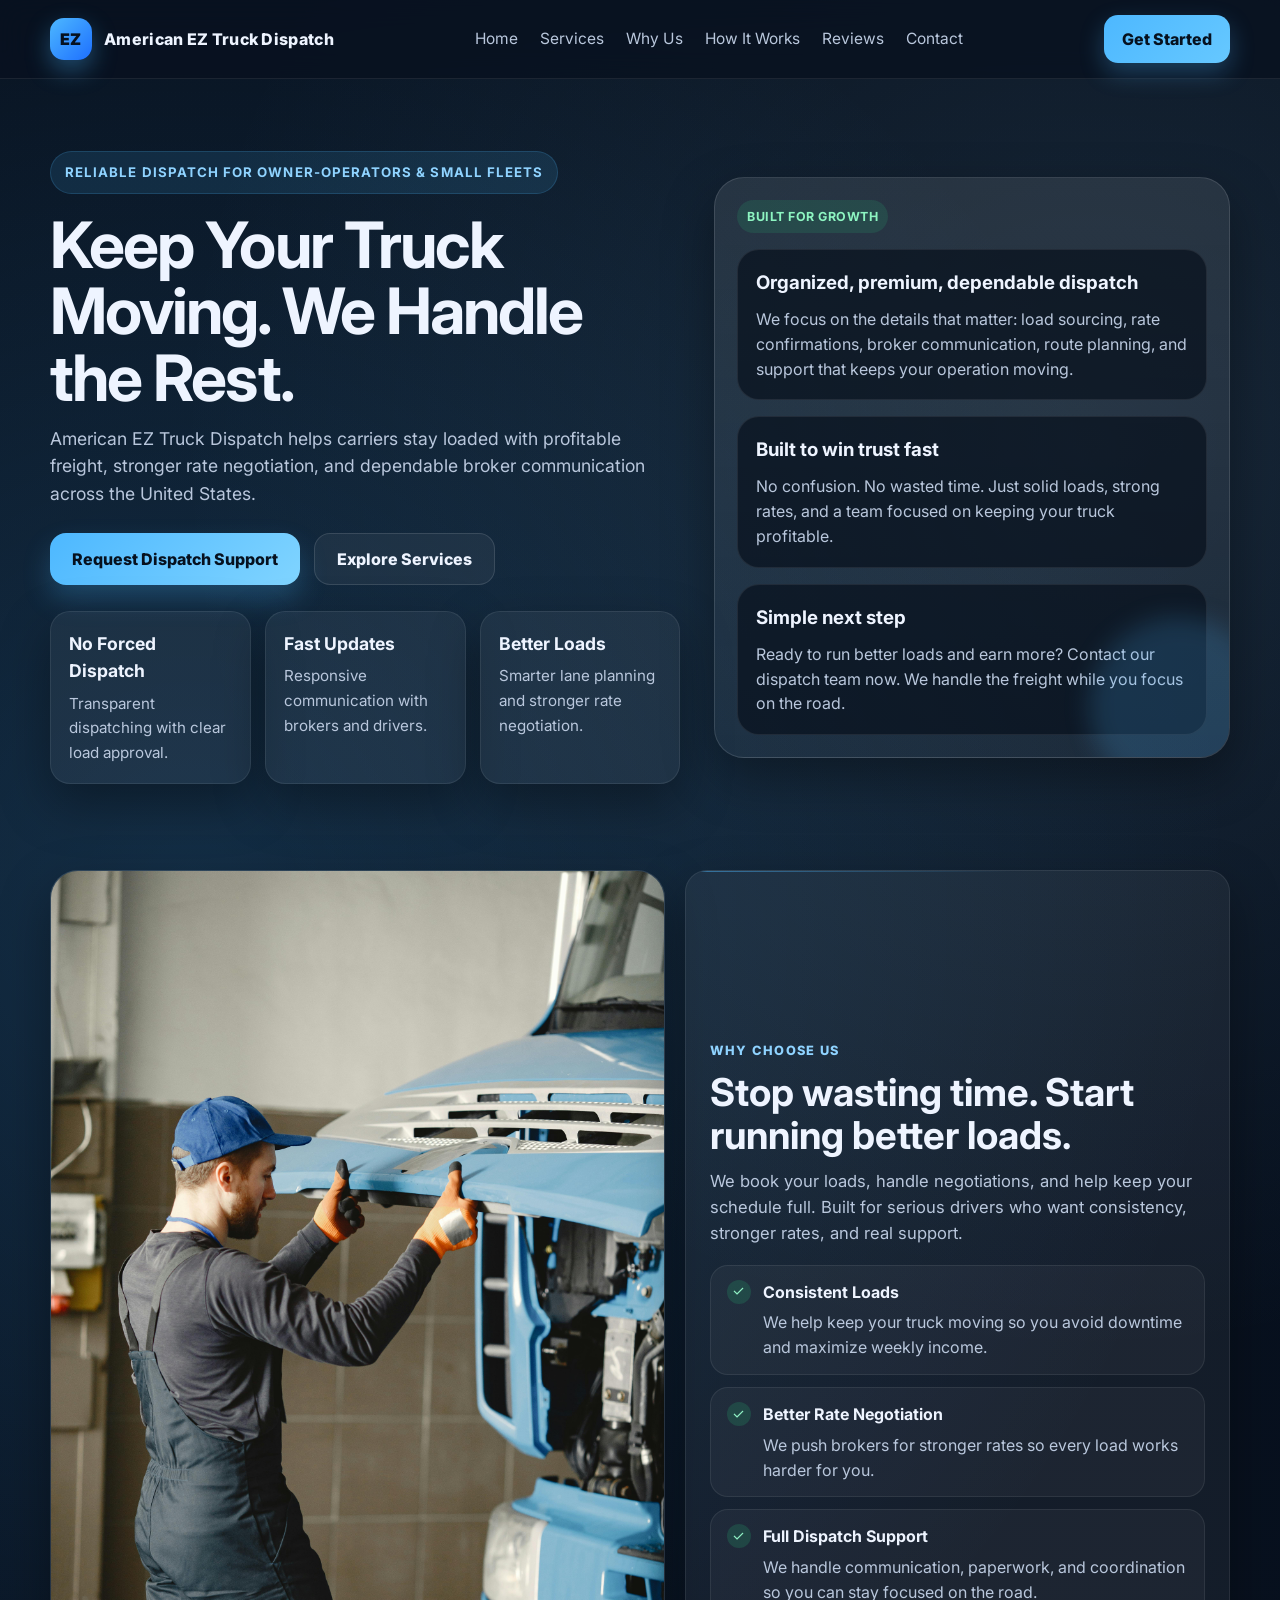
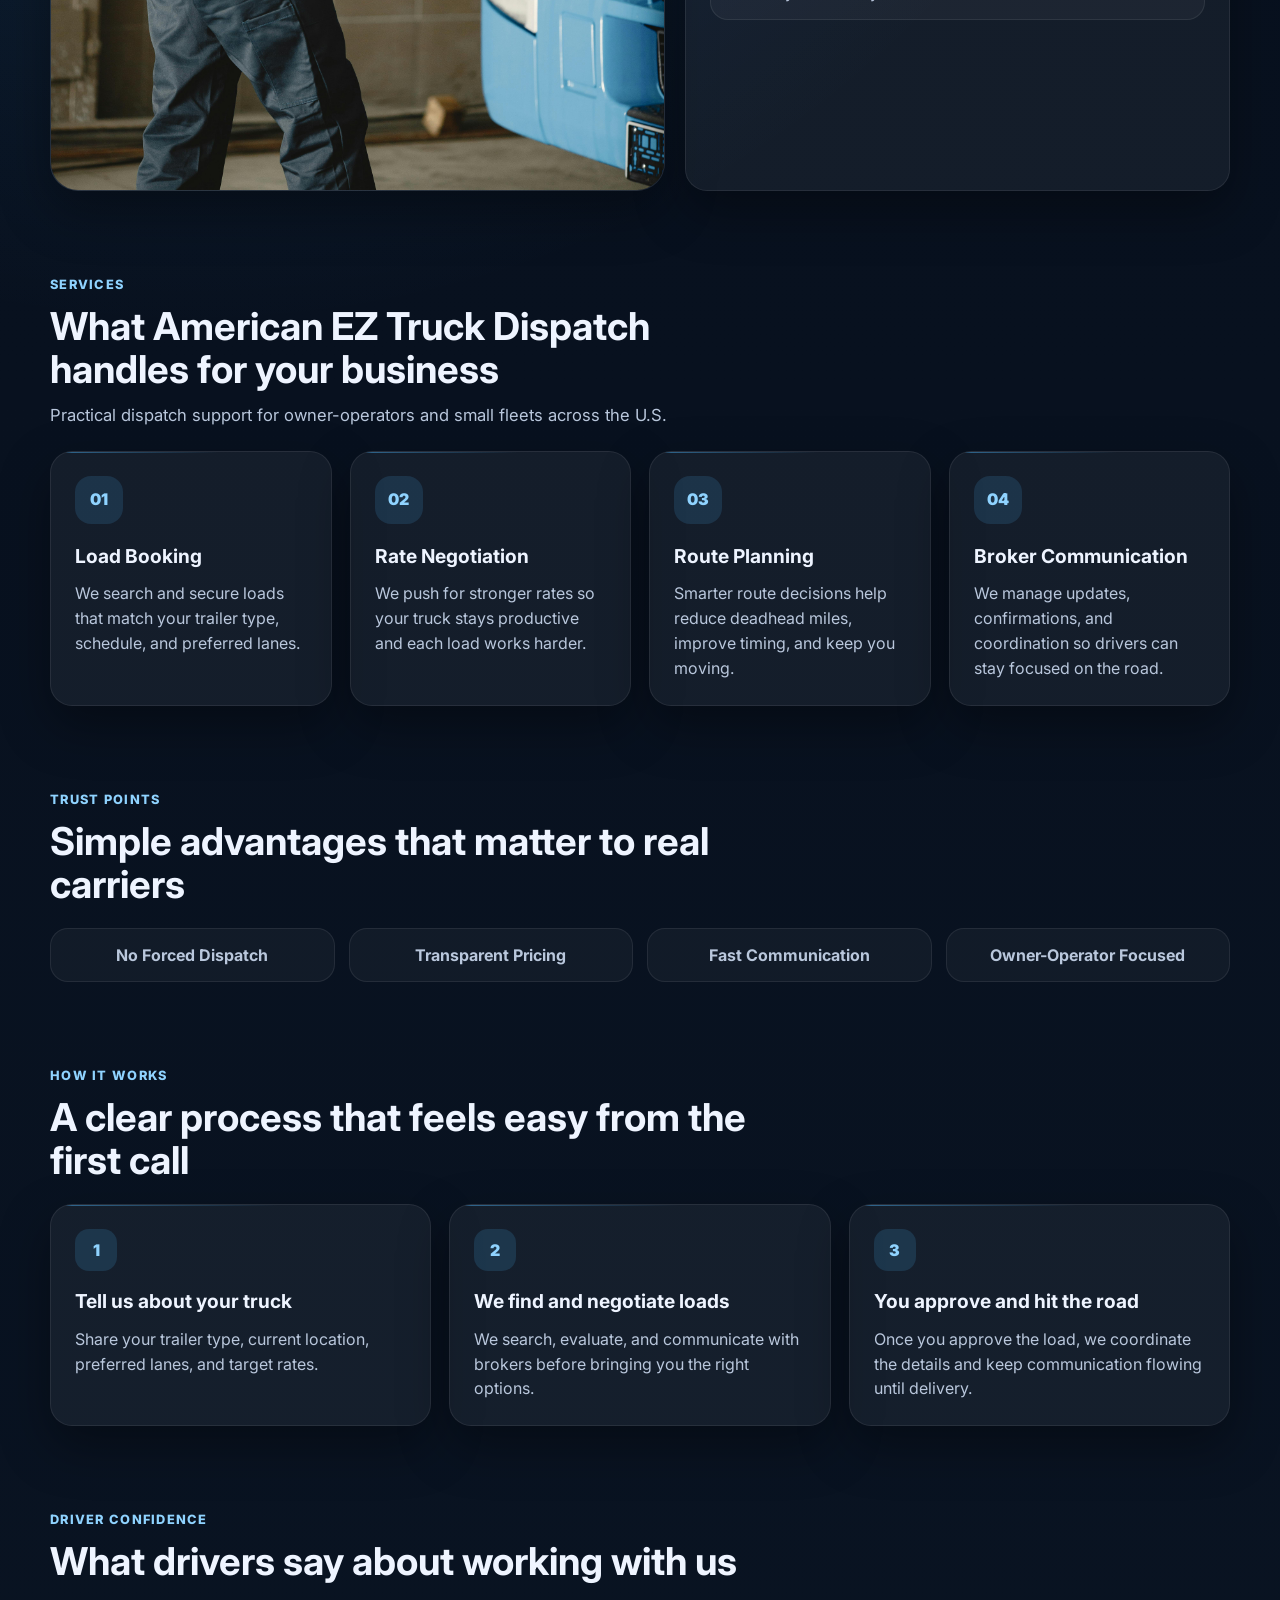
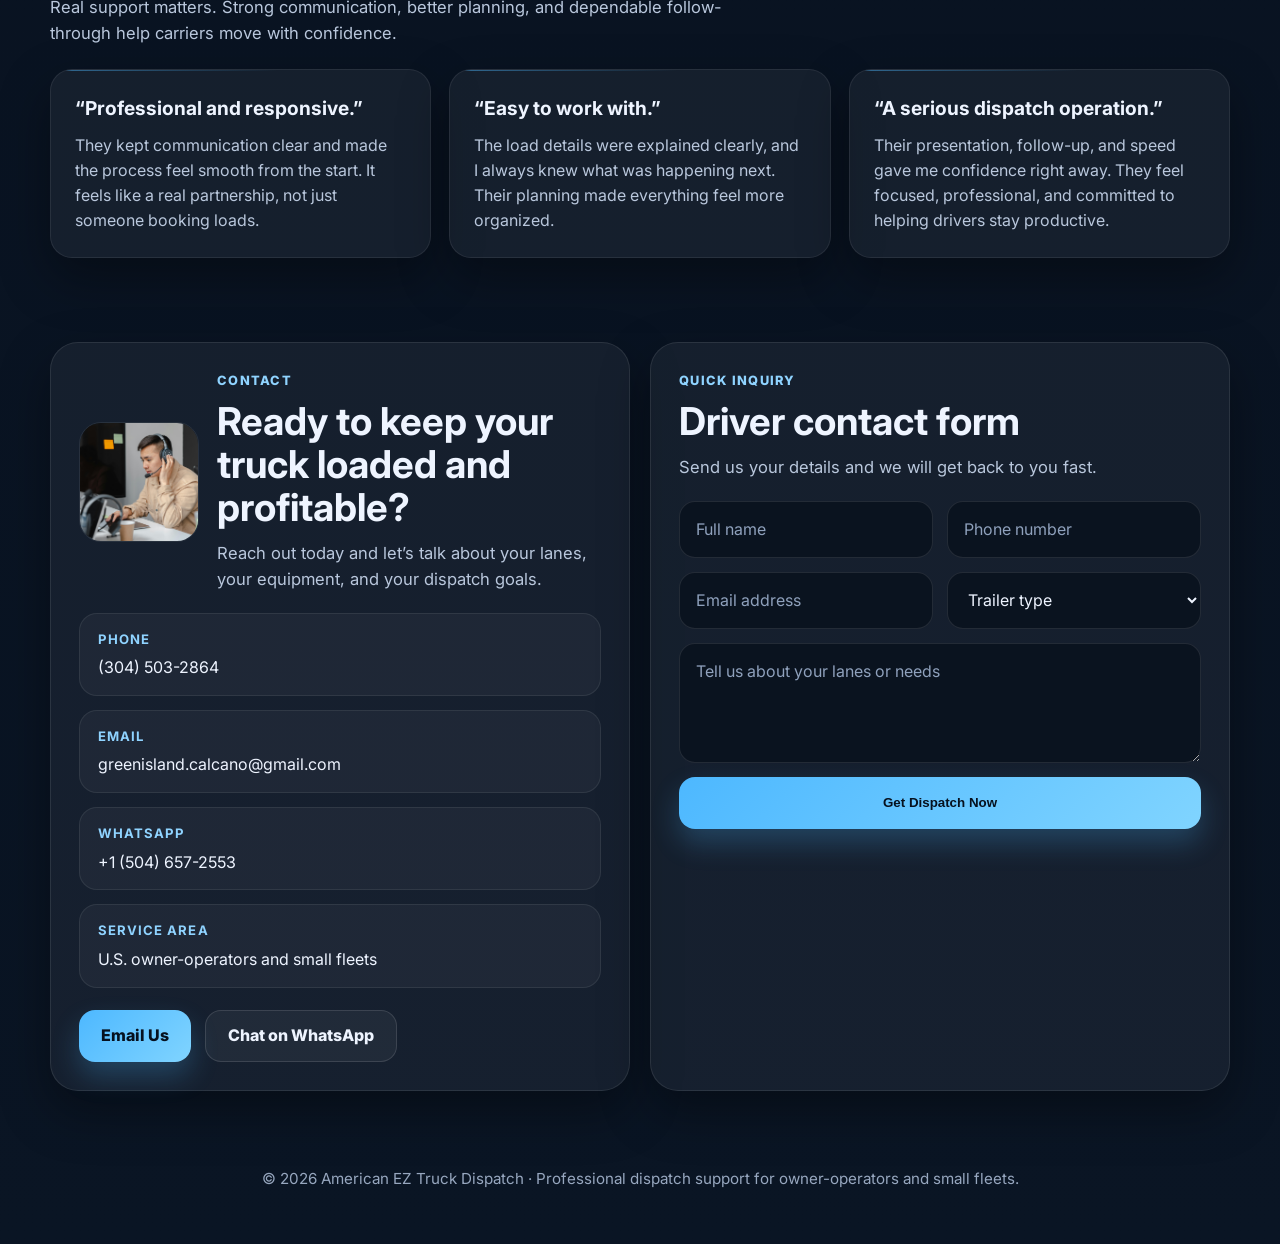
<file: index.html>
<!DOCTYPE html>
<html lang="en">
<head>
  <meta charset="UTF-8" />
  <meta name="viewport" content="width=device-width, initial-scale=1.0" />
  <title>American EZ Truck Dispatch</title>
  <meta
    name="description"
    content="American EZ Truck Dispatch helps owner-operators and small fleets stay loaded with profitable freight through smart dispatch, rate negotiation, and reliable communication."
  />
  <link rel="preconnect" href="https://fonts.googleapis.com">
  <link rel="preconnect" href="https://fonts.gstatic.com" crossorigin>
  <link
    href="https://fonts.googleapis.com/css2?family=Inter:wght@400;600;700;800&display=swap"
    rel="stylesheet"
  />
  <link rel="stylesheet" href="/assets/css/style.css" />
</head>
<body>
  <header class="topbar">
    <div class="container nav">
      <a class="brand" href="#home">
        <span class="brand-mark">EZ</span>
        <span>American EZ Truck Dispatch</span>
      </a>

      <nav class="nav-links" aria-label="Main navigation">
        <a href="#home">Home</a>
        <a href="#services">Services</a>
        <a href="#why-us">Why Us</a>
        <a href="#how-it-works">How It Works</a>
        <a href="#reviews">Reviews</a>
        <a href="#contact">Contact</a>
      </nav>

      <a class="nav-cta" href="#contact">Get Started</a>
    </div>
  </header>

  <main>
    <section class="hero" id="home">
      <div class="container hero-grid">
        <div class="hero-copy">
          <span class="eyebrow">Reliable Dispatch for Owner-Operators & Small Fleets</span>
          <h1>Keep Your Truck Moving. We Handle the Rest.</h1>
          <p class="lead">
            American EZ Truck Dispatch helps carriers stay loaded with profitable freight,
            stronger rate negotiation, and dependable broker communication across the United States.
          </p>

          <div class="hero-actions">
            <a class="btn btn-primary" href="#contact">Request Dispatch Support</a>
            <a class="btn btn-secondary" href="#services">Explore Services</a>
          </div>

          <div class="hero-stats">
            <div class="stat">
              <strong>No Forced Dispatch</strong>
              <span>Transparent dispatching with clear load approval.</span>
            </div>
            <div class="stat">
              <strong>Fast Updates</strong>
              <span>Responsive communication with brokers and drivers.</span>
            </div>
            <div class="stat">
              <strong>Better Loads</strong>
              <span>Smarter lane planning and stronger rate negotiation.</span>
            </div>
          </div>
        </div>

        <div class="hero-panel">
          <span class="mini-tag">Built for growth</span>

          <div class="panel-card">
            <h3>Organized, premium, dependable dispatch</h3>
            <p>
              We focus on the details that matter: load sourcing, rate confirmations,
              broker communication, route planning, and support that keeps your operation moving.
            </p>
          </div>

          <div class="panel-card">
            <h3>Built to win trust fast</h3>
            <p>
              No confusion. No wasted time. Just solid loads, strong rates,
              and a team focused on keeping your truck profitable.
            </p>
          </div>

          <div class="panel-card">
            <h3>Simple next step</h3>
            <p>
              Ready to run better loads and earn more? Contact our dispatch team now.
              We handle the freight while you focus on the road.
            </p>
          </div>
        </div>
      </div>
    </section>

    <section class="section" id="why-us">
      <div class="container split">
        <div class="image-card">
          <img src="/assets/images/checking-truck.jpg" alt="Truck dispatch service" />
        </div>

        <div class="card why-card">
          <div class="section-kicker">Why choose us</div>
          <h2>Stop wasting time. Start running better loads.</h2>
          <p class="section-desc">
            We book your loads, handle negotiations, and help keep your schedule full.
            Built for serious drivers who want consistency, stronger rates, and real support.
          </p>

          <div class="check-list">
            <div class="check-item">
              <span class="check">✓</span>
              <div>
                <strong>Consistent Loads</strong>
                <p>We help keep your truck moving so you avoid downtime and maximize weekly income.</p>
              </div>
            </div>

            <div class="check-item">
              <span class="check">✓</span>
              <div>
                <strong>Better Rate Negotiation</strong>
                <p>We push brokers for stronger rates so every load works harder for you.</p>
              </div>
            </div>

            <div class="check-item">
              <span class="check">✓</span>
              <div>
                <strong>Full Dispatch Support</strong>
                <p>We handle communication, paperwork, and coordination so you can stay focused on the road.</p>
              </div>
            </div>
          </div>
        </div>
      </div>
    </section>

    <section class="section" id="services">
      <div class="container">
        <div class="section-head">
          <div class="section-kicker">Services</div>
          <h2>What American EZ Truck Dispatch handles for your business</h2>
          <p class="section-desc">
            Practical dispatch support for owner-operators and small fleets across the U.S.
          </p>
        </div>

        <div class="cards-4">
          <article class="card">
            <div class="icon-box">01</div>
            <h3>Load Booking</h3>
            <p>We search and secure loads that match your trailer type, schedule, and preferred lanes.</p>
          </article>

          <article class="card">
            <div class="icon-box">02</div>
            <h3>Rate Negotiation</h3>
            <p>We push for stronger rates so your truck stays productive and each load works harder.</p>
          </article>

          <article class="card">
            <div class="icon-box">03</div>
            <h3>Route Planning</h3>
            <p>Smarter route decisions help reduce deadhead miles, improve timing, and keep you moving.</p>
          </article>

          <article class="card">
            <div class="icon-box">04</div>
            <h3>Broker Communication</h3>
            <p>We manage updates, confirmations, and coordination so drivers can stay focused on the road.</p>
          </article>
        </div>
      </div>
    </section>

    <section class="section">
      <div class="container">
        <div class="section-head">
          <div class="section-kicker">Trust points</div>
          <h2>Simple advantages that matter to real carriers</h2>
        </div>

        <div class="trust-band">
          <div class="trust-pill">No Forced Dispatch</div>
          <div class="trust-pill">Transparent Pricing</div>
          <div class="trust-pill">Fast Communication</div>
          <div class="trust-pill">Owner-Operator Focused</div>
        </div>
      </div>
    </section>

    <section class="section" id="how-it-works">
      <div class="container">
        <div class="section-head">
          <div class="section-kicker">How it works</div>
          <h2>A clear process that feels easy from the first call</h2>
        </div>

        <div class="steps">
          <article class="card">
            <span class="step-number">1</span>
            <h3>Tell us about your truck</h3>
            <p>Share your trailer type, current location, preferred lanes, and target rates.</p>
          </article>

          <article class="card">
            <span class="step-number">2</span>
            <h3>We find and negotiate loads</h3>
            <p>We search, evaluate, and communicate with brokers before bringing you the right options.</p>
          </article>

          <article class="card">
            <span class="step-number">3</span>
            <h3>You approve and hit the road</h3>
            <p>Once you approve the load, we coordinate the details and keep communication flowing until delivery.</p>
          </article>
        </div>
      </div>
    </section>

    <section class="section" id="reviews">
      <div class="container">
        <div class="section-head">
          <div class="section-kicker">Driver confidence</div>
          <h2>What drivers say about working with us</h2>
          <p class="section-desc">
            Real support matters. Strong communication, better planning, and dependable follow-through help carriers move with confidence.
          </p>
        </div>

        <div class="reviews">
          <article class="card">
            <h3>“Professional and responsive.”</h3>
            <p>
              They kept communication clear and made the process feel smooth from the start.
              It feels like a real partnership, not just someone booking loads.
            </p>
          </article>

          <article class="card">
            <h3>“Easy to work with.”</h3>
            <p>
              The load details were explained clearly, and I always knew what was happening next.
              Their planning made everything feel more organized.
            </p>
          </article>

          <article class="card">
            <h3>“A serious dispatch operation.”</h3>
            <p>
              Their presentation, follow-up, and speed gave me confidence right away.
              They feel focused, professional, and committed to helping drivers stay productive.
            </p>
          </article>
        </div>
      </div>
    </section>

    <section class="section" id="contact">
      <div class="container contact-grid">
        <div class="contact-box">
          <div class="contact-agent-card">
            <div class="contact-agent-photo">
              <img src="/assets/images/dispatcher-agent.jpg" alt="Professional truck dispatcher agent" />
            </div>

            <div class="contact-agent-info">
              <div class="section-kicker">Contact</div>
              <h2>Ready to keep your truck loaded and profitable?</h2>
              <p class="section-desc">
                Reach out today and let’s talk about your lanes, your equipment, and your dispatch goals.
              </p>
            </div>
          </div>

          <div class="contact-list">
            <div class="contact-item">
              <span>Phone</span>
              <p>(304) 503-2864</p>
            </div>

            <div class="contact-item">
              <span>Email</span>
              <p>greenisland.calcano@gmail.com</p>
            </div>

            <div class="contact-item">
              <span>WhatsApp</span>
              <p><a href="https://wa.me/15046572553?text=Hi%20I%20need%20dispatch%20service" target="_blank" rel="noopener">+1 (504) 657-2553</a></p>
            </div>

            <div class="contact-item">
              <span>Service Area</span>
              <p>U.S. owner-operators and small fleets</p>
            </div>
          </div>

          <div class="hero-actions contact-actions">
            <a class="btn btn-primary" href="mailto:greenisland.calcano@gmail.com">Email Us</a>
            <a class="btn btn-secondary" href="https://wa.me/15046572553" target="_blank" rel="noopener">Chat on WhatsApp</a>
          </div>
        </div>

        <div class="contact-box">
          <div class="section-kicker">Quick inquiry</div>
          <h2>Driver contact form</h2>
          <p class="section-desc">
            Send us your details and we will get back to you fast.
          </p>

          <form action="https://formspree.io/f/xvzvldwe" method="POST">
            <div class="form-row">
              <input type="text" name="name" placeholder="Full name" required />
              <input type="text" name="phone" placeholder="Phone number" required />
            </div>

            <div class="form-row">
              <input type="email" name="email" placeholder="Email address" required />
              <select name="equipment">
                <option value="">Trailer type</option>
                <option>Dry Van</option>
                <option>Flatbed</option>
                <option>Reefer</option>
                <option>Box Truck</option>
              </select>
            </div>

            <textarea name="message" placeholder="Tell us about your lanes or needs"></textarea>

            <input type="hidden" name="_subject" value="New Dispatch Lead" />
            <input type="hidden" name="_captcha" value="false" />

            <button class="btn btn-primary submit-btn" type="submit">Get Dispatch Now</button>
          </form>
        </div>
      </div>
    </section>
  </main>

  <footer>
    © 2026 American EZ Truck Dispatch · Professional dispatch support for owner-operators and small fleets.
  </footer>
</body>
</html>
</file>
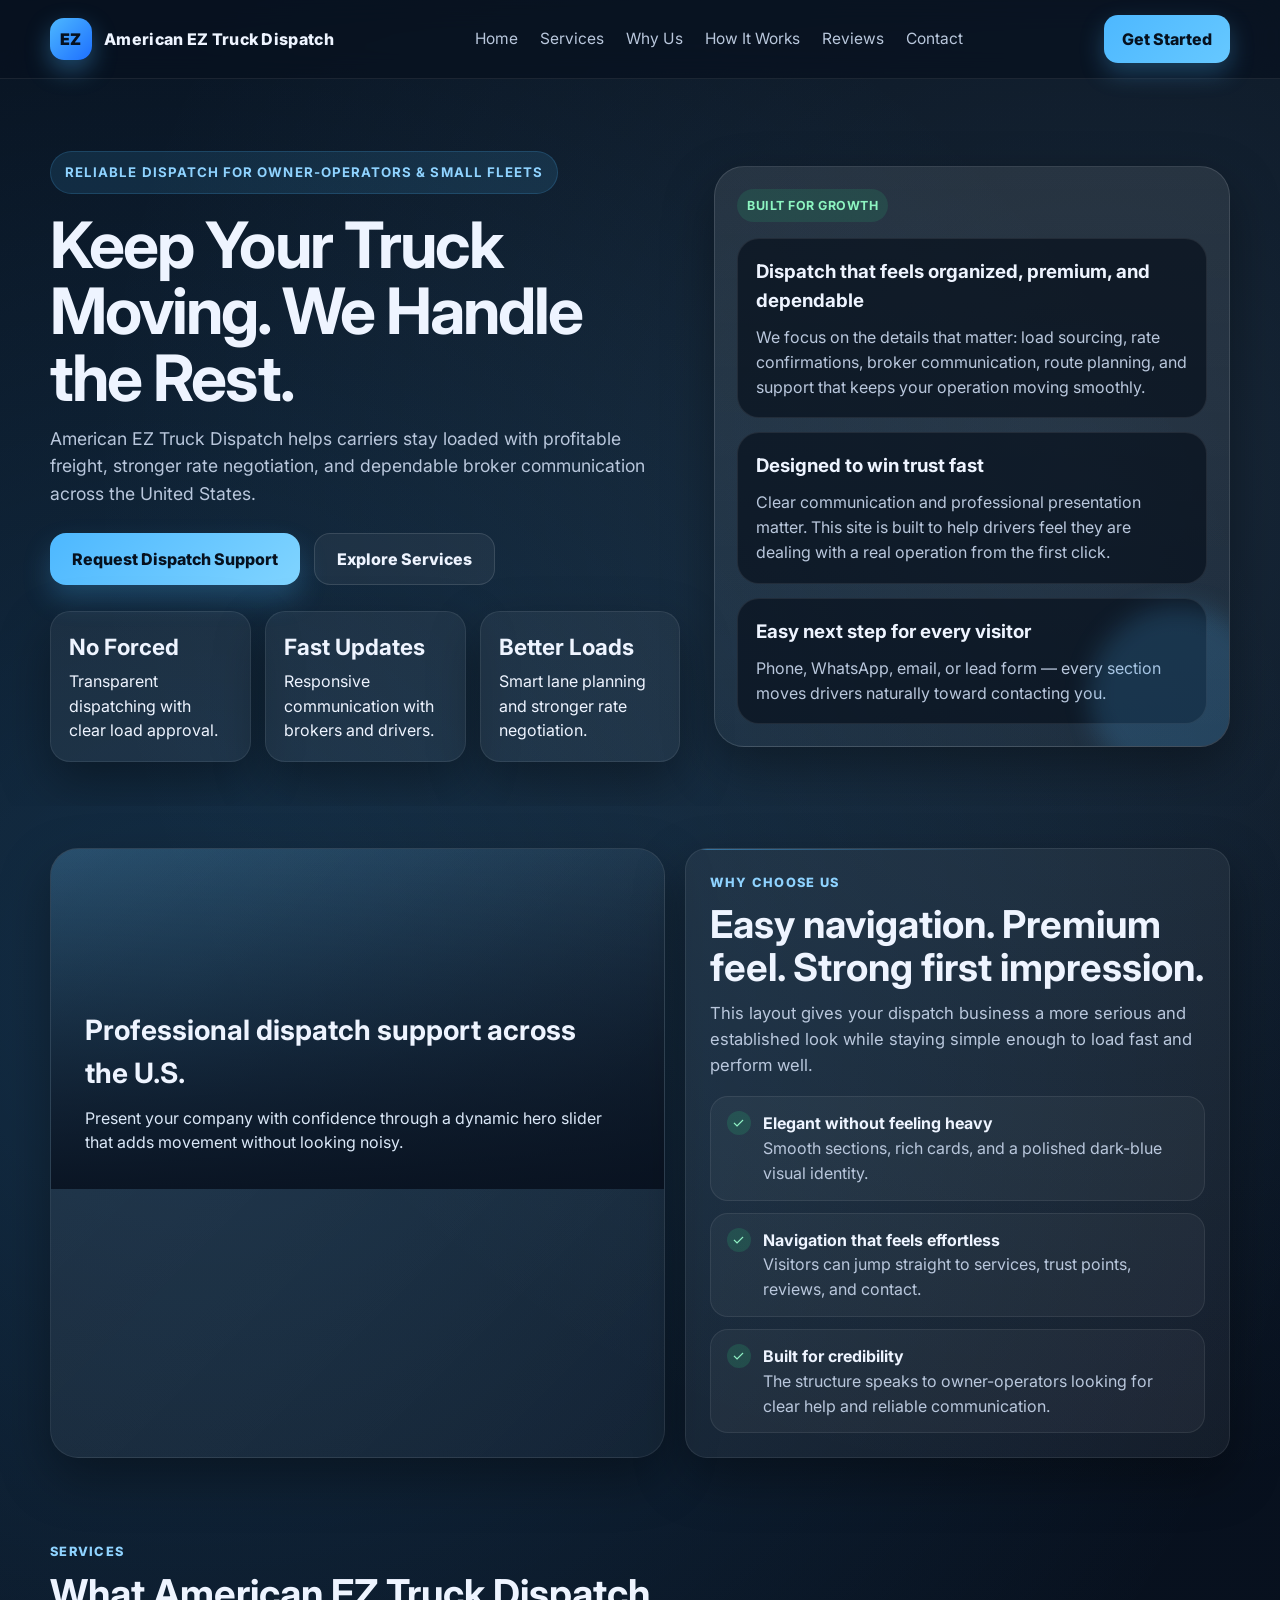
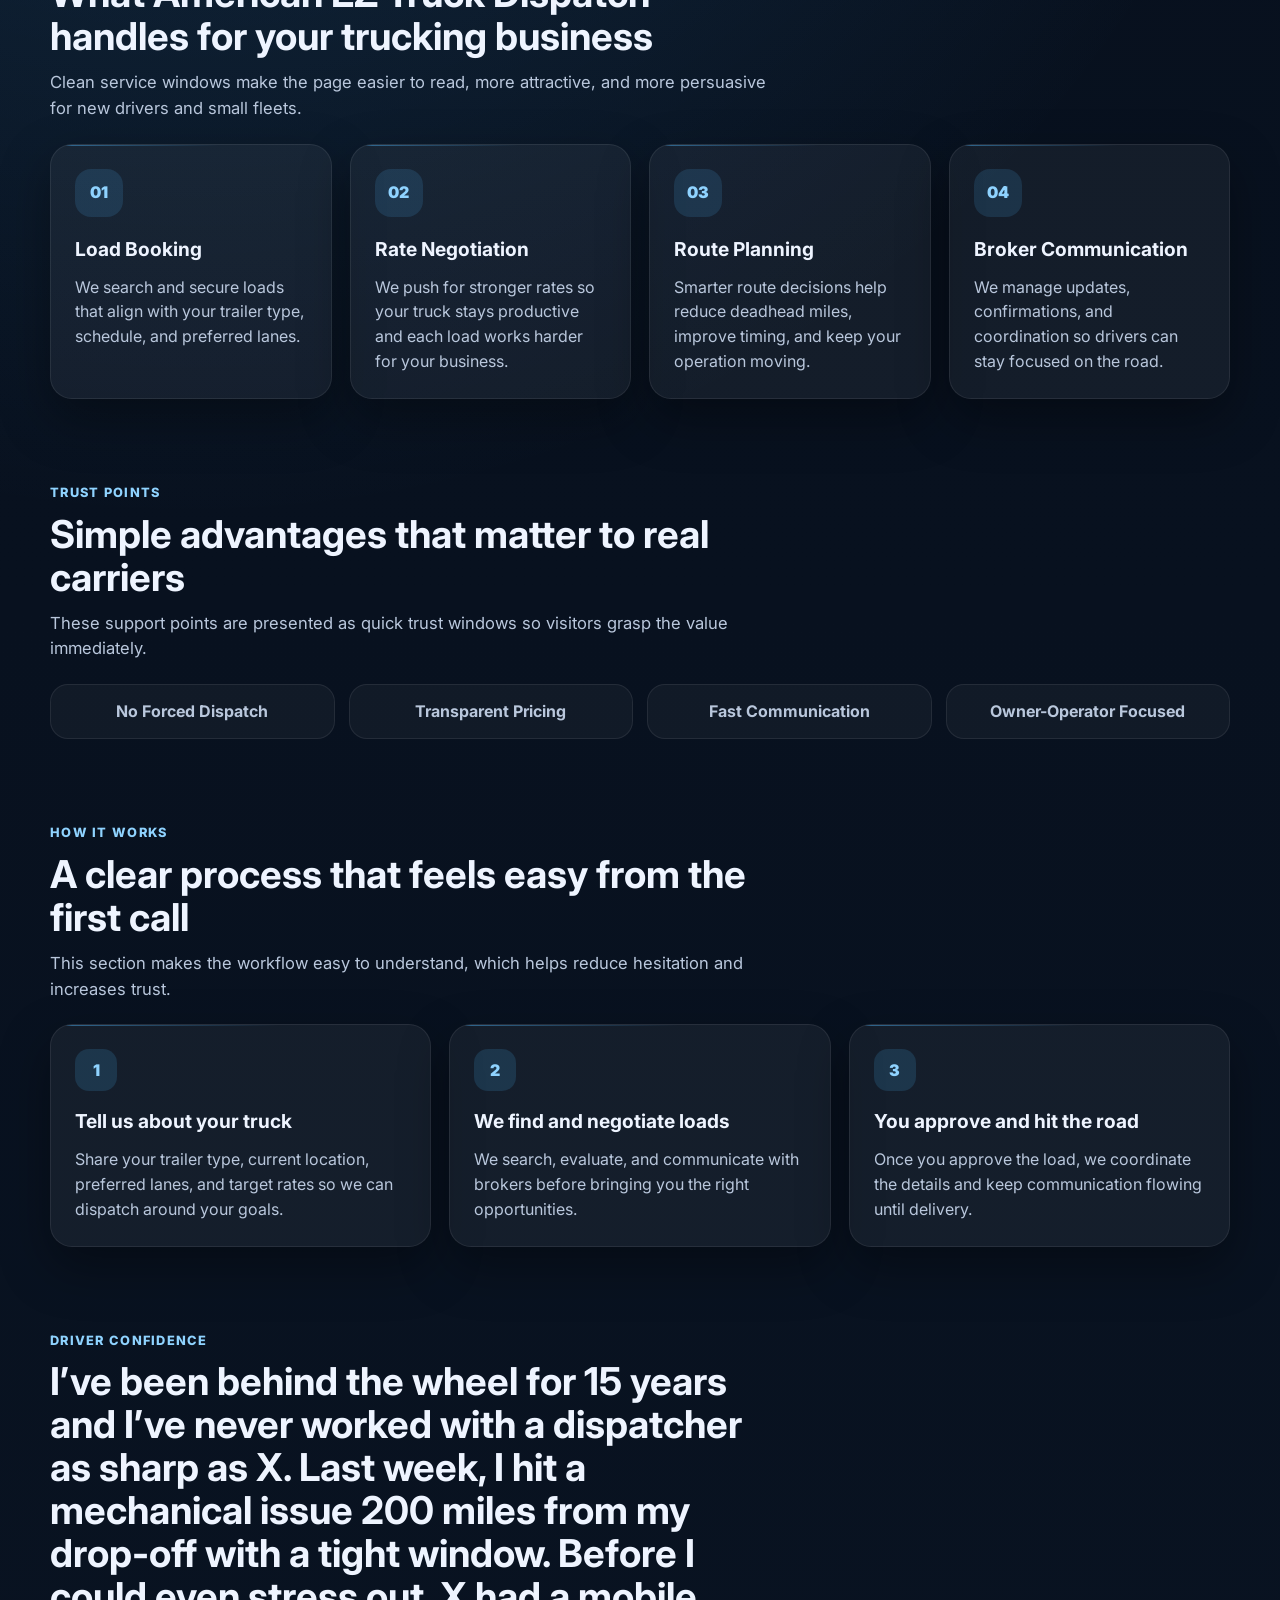
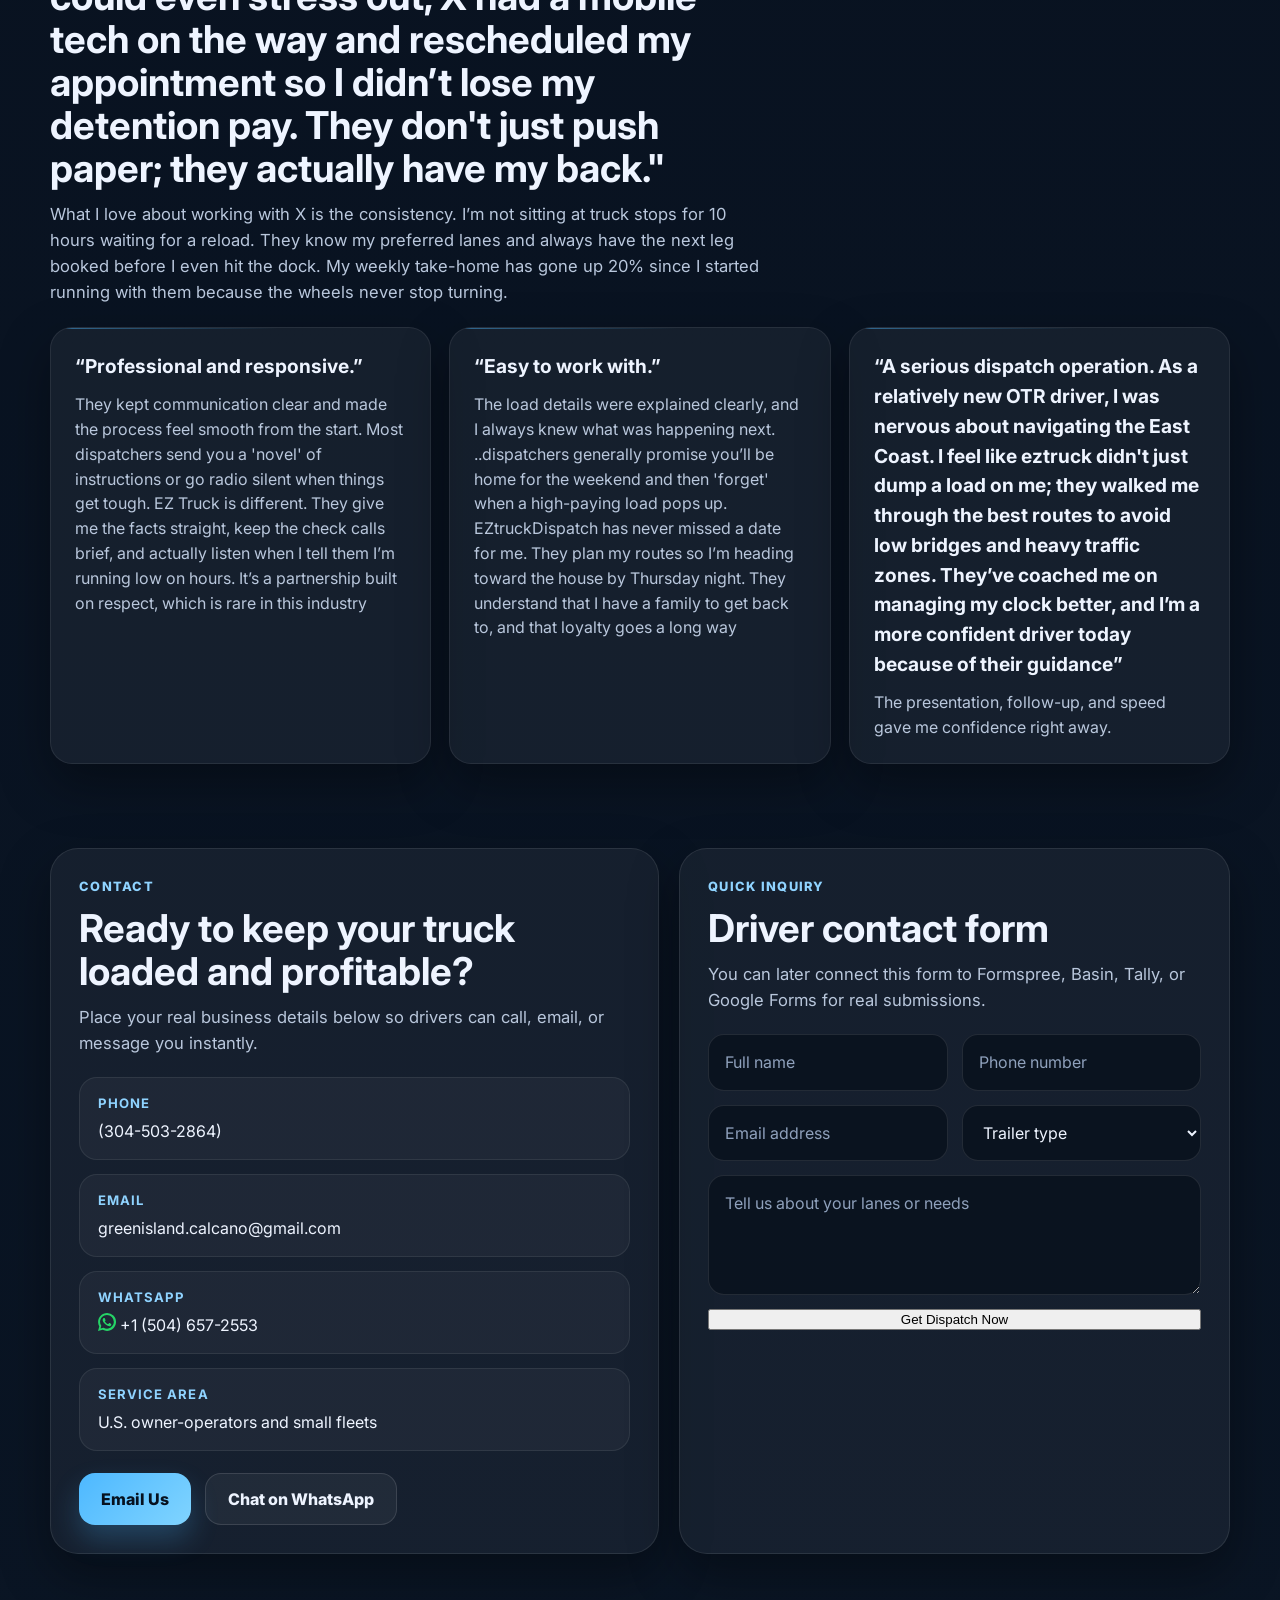
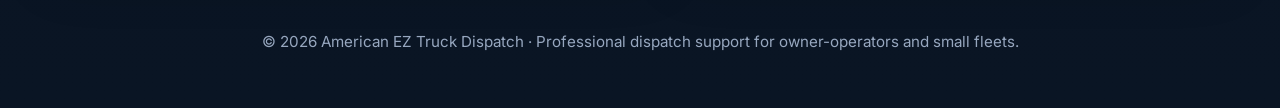
<file: main-site.html>
<!DOCTYPE html>
<html lang="en">
<head>
 <link rel="stylesheet" href="/assets/css/style.css">
 <link href="https://fonts.googleapis.com/css2?family=Inter:wght@400;600;800&display=swap" rel="stylesheet">
 <meta charset="UTF-8" />
  <meta name="viewport" content="width=device-width, initial-scale=1.0" />
  <title>American EZ Truck Dispatch</title>
  <meta name="description" content="American EZ Truck Dispatch helps owner-operators and small fleets stay loaded with profitable freight through smart dispatch, rate negotiation, and reliable communication." />
  <style>
    :root {
      --bg: #08111f;
      --bg-soft: #0d1a2d;
      --panel: rgba(255,255,255,0.06);
      --panel-strong: rgba(255,255,255,0.1);
      --text: #eef4ff;
      --muted: #b9c7dc;
      --line: rgba(255,255,255,0.12);
      --accent: #4db8ff;
      --accent-2: #8fd3ff;
      --success: #29c77b;
      --shadow: 0 20px 50px rgba(0,0,0,0.35);
      --radius: 22px;
      --max: 1180px;
    }

    * { box-sizing: border-box; }
    html { scroll-behavior: smooth; }
    body {
      margin: 0;
      font-family: Inter, Arial, Helvetica, sans-serif;
      background:
        radial-gradient(circle at 15% 20%, rgba(77,184,255,0.18), transparent 28%),
        radial-gradient(circle at 85% 10%, rgba(143,211,255,0.12), transparent 22%),
        linear-gradient(180deg, #07101d 0%, #08111f 45%, #0a1524 100%);
      color: var(--text);
      line-height: 1.55;
    }

    a { color: inherit; text-decoration: none; }
    img { max-width: 100%; display: block; }

    .container {
      width: min(var(--max), calc(100% - 32px));
      margin: 0 auto;
    }

    .topbar {
      position: sticky;
      top: 0;
      z-index: 50;
      backdrop-filter: blur(14px);
      background: rgba(8, 17, 31, 0.72);
      border-bottom: 1px solid rgba(255,255,255,0.08);
    }

    .nav {
      display: flex;
      align-items: center;
      justify-content: space-between;
      gap: 20px;
      min-height: 78px;
    }

    .brand {
      display: flex;
      align-items: center;
      gap: 12px;
      font-weight: 800;
      letter-spacing: 0.3px;
    }

    .brand-mark {
      width: 42px;
      height: 42px;
      border-radius: 14px;
      display: grid;
      place-items: center;
      background: linear-gradient(135deg, var(--accent), #1d6fff);
      color: #06111f;
      font-weight: 900;
      box-shadow: 0 10px 24px rgba(77,184,255,0.35);
    }

    .nav-links {
      display: flex;
      align-items: center;
      gap: 22px;
      flex-wrap: wrap;
    }

    .nav-links a {
      color: var(--muted);
      font-size: 0.97rem;
      transition: 0.25s ease;
    }

    .nav-links a:hover { color: var(--text); }

    .nav-cta {
      display: inline-flex;
      align-items: center;
      justify-content: center;
      padding: 12px 18px;
      border-radius: 14px;
      background: linear-gradient(135deg, var(--accent), #66c8ff);
      color: #06111f;
      font-weight: 800;
      box-shadow: 0 10px 24px rgba(77,184,255,0.28);
    }

    .hero {
      position: relative;
      overflow: hidden;
      padding: 72px 0 44px;
    }

    .hero-grid {
      display: grid;
      grid-template-columns: 1.1fr 0.9fr;
      gap: 34px;
      align-items: center;
    }

    .eyebrow {
      display: inline-flex;
      padding: 10px 14px;
      border-radius: 999px;
      background: rgba(77,184,255,0.12);
      border: 1px solid rgba(77,184,255,0.18);
      color: var(--accent-2);
      font-size: 0.83rem;
      font-weight: 700;
      letter-spacing: 0.08em;
      text-transform: uppercase;
    }

    h1 {
      margin: 18px 0 14px;
      font-size: clamp(2.5rem, 5vw, 4.7rem);
      line-height: 1.04;
      letter-spacing: -0.03em;
    }

    .hero p.lead {
      max-width: 720px;
      font-size: 1.1rem;
      color: var(--muted);
      margin: 0 0 26px;
    }

    .hero-actions {
      display: flex;
      gap: 14px;
      flex-wrap: wrap;
      margin-bottom: 26px;
    }

    .btn {
      display: inline-flex;
      align-items: center;
      justify-content: center;
      min-height: 52px;
      padding: 0 22px;
      border-radius: 16px;
      font-weight: 800;
      transition: transform 0.22s ease, box-shadow 0.22s ease, background 0.22s ease;
    }

    .btn:hover { transform: translateY(-2px); }

    .btn-primary {
      background: linear-gradient(135deg, var(--accent), #80d4ff);
      color: #06111f;
      box-shadow: 0 14px 28px rgba(77,184,255,0.24);
    }

    .btn-secondary {
      background: rgba(255,255,255,0.05);
      border: 1px solid rgba(255,255,255,0.12);
      color: var(--text);
    }

    .hero-stats {
      display: grid;
      grid-template-columns: repeat(3, 1fr);
      gap: 14px;
      margin-top: 18px;
    }

    .stat {
      background: rgba(255,255,255,0.05);
      border: 1px solid rgba(255,255,255,0.08);
      border-radius: 20px;
      padding: 18px;
      box-shadow: var(--shadow);
    }

    .stat strong {
      display: block;
      font-size: 1.4rem;
      margin-bottom: 4px;
    }

    .hero-panel {
      position: relative;
      background: linear-gradient(180deg, rgba(255,255,255,0.09), rgba(255,255,255,0.04));
      border: 1px solid rgba(255,255,255,0.12);
      border-radius: 30px;
      padding: 22px;
      box-shadow: var(--shadow);
      overflow: hidden;
    }

    .hero-panel::before {
      content: "";
      position: absolute;
      inset: auto -40px -40px auto;
      width: 180px;
      height: 180px;
      border-radius: 50%;
      background: rgba(77,184,255,0.18);
      filter: blur(12px);
    }

    .mini-tag {
      display: inline-flex;
      padding: 7px 10px;
      border-radius: 999px;
      background: rgba(41,199,123,0.14);
      color: #8df5c1;
      font-size: 0.78rem;
      font-weight: 700;
      letter-spacing: 0.04em;
      text-transform: uppercase;
    }

    .panel-card {
      margin-top: 16px;
      background: rgba(7, 15, 27, 0.68);
      border: 1px solid rgba(255,255,255,0.08);
      border-radius: 22px;
      padding: 18px;
    }

    .panel-card + .panel-card { margin-top: 14px; }

    .section {
      padding: 42px 0;
    }

    .section-head {
      max-width: 720px;
      margin-bottom: 22px;
    }

    .section-kicker {
      color: var(--accent-2);
      text-transform: uppercase;
      letter-spacing: 0.1em;
      font-size: 0.8rem;
      font-weight: 800;
      margin-bottom: 10px;
    }

    h2 {
      font-size: clamp(1.8rem, 3vw, 3rem);
      line-height: 1.12;
      margin: 0 0 12px;
    }

    .section-desc {
      color: var(--muted);
      margin: 0;
      font-size: 1.04rem;
    }

    .cards-3, .cards-4, .steps, .reviews {
      display: grid;
      gap: 18px;
    }

    .cards-3 { grid-template-columns: repeat(3, 1fr); }
    .cards-4 { grid-template-columns: repeat(4, 1fr); }
    .steps { grid-template-columns: repeat(3, 1fr); }
    .reviews { grid-template-columns: repeat(3, 1fr); }

    .card {
      background: rgba(255,255,255,0.05);
      border: 1px solid rgba(255,255,255,0.08);
      border-radius: var(--radius);
      padding: 24px;
      box-shadow: var(--shadow);
      position: relative;
      overflow: hidden;
    }

    .card::after {
      content: "";
      position: absolute;
      inset: 0 auto auto 0;
      width: 100%;
      height: 1px;
      background: linear-gradient(90deg, rgba(77,184,255,0.5), transparent 60%);
    }

    .icon-box {
      width: 48px;
      height: 48px;
      border-radius: 16px;
      display: grid;
      place-items: center;
      background: rgba(77,184,255,0.14);
      color: var(--accent-2);
      font-weight: 900;
      margin-bottom: 18px;
    }

    .card h3 { margin: 0 0 10px; font-size: 1.2rem; }
    .card p { margin: 0; color: var(--muted); }

    .split {
      display: grid;
      grid-template-columns: 1.06fr 0.94fr;
      gap: 20px;
      align-items: stretch;
    }

    .check-list {
      display: grid;
      gap: 12px;
      margin-top: 18px;
    }

    .check-item {
      display: flex;
      gap: 12px;
      align-items: flex-start;
      padding: 14px 16px;
      background: rgba(255,255,255,0.04);
      border: 1px solid rgba(255,255,255,0.08);
      border-radius: 18px;
    }

    .check {
      width: 24px;
      height: 24px;
      border-radius: 50%;
      display: grid;
      place-items: center;
      background: rgba(41,199,123,0.18);
      color: #92f3c6;
      font-size: 0.9rem;
      flex: 0 0 24px;
    }

    .step-number {
      display: inline-flex;
      width: 42px;
      height: 42px;
      border-radius: 14px;
      align-items: center;
      justify-content: center;
      background: rgba(77,184,255,0.15);
      color: var(--accent-2);
      font-weight: 900;
      margin-bottom: 16px;
    }

    .slider-shell {
      position: relative;
      overflow: hidden;
      border-radius: 28px;
      border: 1px solid rgba(255,255,255,0.08);
      background: linear-gradient(135deg, rgba(255,255,255,0.07), rgba(255,255,255,0.03));
      box-shadow: var(--shadow);
      min-height: 340px;
    }

    .slides {
      display: flex;
      width: 300%;
      animation: slideShow 16s infinite;
    }

    .slide {
      width: 100%;
      min-height: 340px;
      padding: 34px;
      display: flex;
      flex-direction: column;
      justify-content: end;
      background-size: cover;
      background-position: center;
      position: relative;
    }

    .slide::before {
      content: "";
      position: absolute;
      inset: 0;
      background: linear-gradient(180deg, rgba(8,17,31,0.08) 0%, rgba(8,17,31,0.72) 74%, rgba(8,17,31,0.92) 100%);
    }

    .slide-content {
      position: relative;
      z-index: 1;
      max-width: 520px;
    }

    .slide h3 {
      margin: 0 0 10px;
      font-size: 1.75rem;
    }

    .slide p { margin: 0; color: #dbe8f8; }

    .slide-1 {
      background-image: linear-gradient(135deg, rgba(77,184,255,0.22), rgba(8,17,31,0.2)), url('https://images.unsplash.com/photo-1519003722824-194d4455a60c?auto=format&fit=crop&w=1400&q=80');
    }

    .slide-2 {
      background-image: linear-gradient(135deg, rgba(77,184,255,0.14), rgba(8,17,31,0.22)), url('https://images.unsplash.com/photo-1601584115197-04ecc0da31d7?auto=format&fit=crop&w=1400&q=80');
    }

    .slide-3 {
      background-image: linear-gradient(135deg, rgba(77,184,255,0.12), rgba(8,17,31,0.2)), url('https://images.unsplash.com/photo-1563805042-7684c019e1cb?auto=format&fit=crop&w=1400&q=80');
    }

    .contact-grid {
      display: grid;
      grid-template-columns: 1.05fr 0.95fr;
      gap: 20px;
    }

    .contact-box {
      background: rgba(255,255,255,0.05);
      border: 1px solid rgba(255,255,255,0.09);
      border-radius: 28px;
      padding: 28px;
      box-shadow: var(--shadow);
    }

    .contact-list {
      display: grid;
      gap: 14px;
      margin-top: 20px;
    }

    .contact-item {
      padding: 15px 18px;
      border-radius: 18px;
      background: rgba(255,255,255,0.04);
      border: 1px solid rgba(255,255,255,0.08);
    }

    .contact-item span {
      display: block;
      color: var(--accent-2);
      font-size: 0.82rem;
      text-transform: uppercase;
      letter-spacing: 0.08em;
      font-weight: 700;
      margin-bottom: 6px;
    }

    form {
      display: grid;
      gap: 14px;
      margin-top: 20px;
    }

    input, select, textarea {
      width: 100%;
      border: 1px solid rgba(255,255,255,0.1);
      background: rgba(7,15,27,0.7);
      color: var(--text);
      border-radius: 16px;
      padding: 15px 16px;
      font: inherit;
      outline: none;
    }

    textarea { min-height: 120px; resize: vertical; }
    input::placeholder, textarea::placeholder { color: #8fa1bc; }

    .form-row {
      display: grid;
      grid-template-columns: repeat(2, 1fr);
      gap: 14px;
    }

    .trust-band {
      margin-top: 10px;
      display: grid;
      grid-template-columns: repeat(4, 1fr);
      gap: 14px;
    }

    .trust-pill {
      text-align: center;
      padding: 14px;
      border-radius: 18px;
      background: rgba(255,255,255,0.04);
      border: 1px solid rgba(255,255,255,0.08);
      color: var(--muted);
      font-weight: 700;
    }

    footer {
      padding: 34px 0 54px;
      color: #97a7bf;
      text-align: center;
      font-size: 0.95rem;
    }

    @keyframes slideShow {
      0%, 28% { transform: translateX(0); }
      33%, 61% { transform: translateX(-33.3333%); }
      66%, 94% { transform: translateX(-66.6666%); }
      100% { transform: translateX(0); }
    }

    @media (max-width: 1100px) {
      .hero-grid, .split, .contact-grid, .cards-4 {
        grid-template-columns: 1fr 1fr;
      }
      .cards-3, .steps, .reviews, .trust-band {
        grid-template-columns: repeat(2, 1fr);
      }
    }

    @media (max-width: 820px) {
      .nav { flex-wrap: wrap; padding: 14px 0; }
      .nav-links { width: 100%; justify-content: center; }
      .hero-grid, .split, .contact-grid, .cards-3, .cards-4, .steps, .reviews, .trust-band, .form-row, .hero-stats {
        grid-template-columns: 1fr;
      }
      .hero { padding-top: 46px; }
      .slide { min-height: 280px; padding: 24px; }
      .slider-shell { min-height: 280px; }
    }
  </style>
</head>
<body>
  <header class="topbar">
    <div class="container nav">
      <a class="brand" href="#home">
        <span class="brand-mark">EZ</span>
        <span>American EZ Truck Dispatch</span>
      </a>

      <nav class="nav-links" aria-label="Main navigation">
        <a href="#home">Home</a>
        <a href="#services">Services</a>
        <a href="#why-us">Why Us</a>
        <a href="#how-it-works">How It Works</a>
        <a href="#reviews">Reviews</a>
        <a href="#contact">Contact</a>
      </nav>

      <a class="nav-cta" href="#contact">Get Started</a>
    </div>
  </header>

  <main>
    <section class="hero" id="home">
      <div class="container hero-grid">
        <div>
          <span class="eyebrow">Reliable Dispatch for Owner-Operators & Small Fleets</span>
          <h1>Keep Your Truck Moving. We Handle the Rest.</h1>
          <p class="lead">
            American EZ Truck Dispatch helps carriers stay loaded with profitable freight, stronger rate negotiation, and dependable broker communication across the United States.
          </p>

          <div class="hero-actions">
            <a class="btn btn-primary" href="#contact">Request Dispatch Support</a>
            <a class="btn btn-secondary" href="#services">Explore Services</a>
          </div>

          <div class="hero-stats">
            <div class="stat">
              <strong>No Forced</strong>
              Transparent dispatching with clear load approval.
            </div>
            <div class="stat">
              <strong>Fast Updates</strong>
              Responsive communication with brokers and drivers.
            </div>
            <div class="stat">
              <strong>Better Loads</strong>
              Smart lane planning and stronger rate negotiation.
            </div>
          </div>
        </div>

        <div class="hero-panel">
          <span class="mini-tag">Built for growth</span>
          <div class="panel-card">
            <h3>Dispatch that feels organized, premium, and dependable</h3>
            <p>We focus on the details that matter: load sourcing, rate confirmations, broker communication, route planning, and support that keeps your operation moving smoothly.</p>
          </div>
          <div class="panel-card">
            <h3>Designed to win trust fast</h3>
            <p>Clear communication and professional presentation matter. This site is built to help drivers feel they are dealing with a real operation from the first click.</p>
          </div>
          <div class="panel-card">
            <h3>Easy next step for every visitor</h3>
            <p>Phone, WhatsApp, email, or lead form — every section moves drivers naturally toward contacting you.</p>
          </div>
        </div>
      </div>
    </section>

    <section class="section">
      <div class="container split">
        <div class="slider-shell">
          <div class="slides">
            <article class="slide slide-1">
              <div class="slide-content">
                <h3>Professional dispatch support across the U.S.</h3>
                <p>Present your company with confidence through a dynamic hero slider that adds movement without looking noisy.</p>
              </div>
            </article>
            <article class="slide slide-2">
              <div class="slide-content">
                <h3>Built to feel clean, sharp, and trustworthy</h3>
                <p>Modern sections, polished cards, and smooth navigation help visitors explore your services with ease.</p>
              </div>
            </article>
            <article class="slide slide-3">
              <div class="slide-content">
                <h3>Focused on real conversion</h3>
                <p>Your calls to action stay visible and clear, making it easier to turn site visitors into actual dispatch leads.</p>
              </div>
            </article>
          </div>
        </div>

        <div class="card" id="why-us">
          <div class="section-kicker">Why choose us</div>
          <h2>Easy navigation. Premium feel. Strong first impression.</h2>
          <p class="section-desc">This layout gives your dispatch business a more serious and established look while staying simple enough to load fast and perform well.</p>

          <div class="check-list">
            <div class="check-item"><span class="check">✓</span><div><strong>Elegant without feeling heavy</strong><br><span style="color:var(--muted);">Smooth sections, rich cards, and a polished dark-blue visual identity.</span></div></div>
            <div class="check-item"><span class="check">✓</span><div><strong>Navigation that feels effortless</strong><br><span style="color:var(--muted);">Visitors can jump straight to services, trust points, reviews, and contact.</span></div></div>
            <div class="check-item"><span class="check">✓</span><div><strong>Built for credibility</strong><br><span style="color:var(--muted);">The structure speaks to owner-operators looking for clear help and reliable communication.</span></div></div>
          </div>
        </div>
      </div>
    </section>

    <section class="section" id="services">
      <div class="container">
        <div class="section-head">
          <div class="section-kicker">Services</div>
          <h2>What American EZ Truck Dispatch handles for your trucking business</h2>
          <p class="section-desc">Clean service windows make the page easier to read, more attractive, and more persuasive for new drivers and small fleets.</p>
        </div>

        <div class="cards-4">
          <article class="card">
            <div class="icon-box">01</div>
            <h3>Load Booking</h3>
            <p>We search and secure loads that align with your trailer type, schedule, and preferred lanes.</p>
          </article>
          <article class="card">
            <div class="icon-box">02</div>
            <h3>Rate Negotiation</h3>
            <p>We push for stronger rates so your truck stays productive and each load works harder for your business.</p>
          </article>
          <article class="card">
            <div class="icon-box">03</div>
            <h3>Route Planning</h3>
            <p>Smarter route decisions help reduce deadhead miles, improve timing, and keep your operation moving.</p>
          </article>
          <article class="card">
            <div class="icon-box">04</div>
            <h3>Broker Communication</h3>
            <p>We manage updates, confirmations, and coordination so drivers can stay focused on the road.</p>
          </article>
        </div>
      </div>
    </section>

    <section class="section">
      <div class="container">
        <div class="section-head">
          <div class="section-kicker">Trust points</div>
          <h2>Simple advantages that matter to real carriers</h2>
          <p class="section-desc">These support points are presented as quick trust windows so visitors grasp the value immediately.</p>
        </div>

        <div class="trust-band">
          <div class="trust-pill">No Forced Dispatch</div>
          <div class="trust-pill">Transparent Pricing</div>
          <div class="trust-pill">Fast Communication</div>
          <div class="trust-pill">Owner-Operator Focused</div>
        </div>
      </div>
    </section>

    <section class="section" id="how-it-works">
      <div class="container">
        <div class="section-head">
          <div class="section-kicker">How it works</div>
          <h2>A clear process that feels easy from the first call</h2>
          <p class="section-desc">This section makes the workflow easy to understand, which helps reduce hesitation and increases trust.</p>
        </div>

        <div class="steps">
          <article class="card">
            <span class="step-number">1</span>
            <h3>Tell us about your truck</h3>
            <p>Share your trailer type, current location, preferred lanes, and target rates so we can dispatch around your goals.</p>
          </article>
          <article class="card">
            <span class="step-number">2</span>
            <h3>We find and negotiate loads</h3>
            <p>We search, evaluate, and communicate with brokers before bringing you the right opportunities.</p>
          </article>
          <article class="card">
            <span class="step-number">3</span>
            <h3>You approve and hit the road</h3>
            <p>Once you approve the load, we coordinate the details and keep communication flowing until delivery.</p>
          </article>
        </div>
      </div>
    </section>

    <section class="section" id="reviews">
      <div class="container">
        <div class="section-head">
          <div class="section-kicker">Driver confidence</div>
          <h2>I’ve been behind the wheel for 15 years
         and I’ve never worked with a dispatcher as sharp as X. 
         Last week, I hit a mechanical issue 200 miles from my drop-off with a tight window. 
         Before I could even stress out, X had a mobile tech on the way and rescheduled my appointment
         so I didn’t lose my detention pay. They don't just push paper; they actually have my back."</h2>
         
          <p class="section-desc">What I love about working with X is the consistency. 
           I’m not sitting at truck stops for 10 hours waiting for a reload. 
           They know my preferred lanes and always have the next leg booked before I even hit the dock.
           My weekly take-home has gone up 20% since I started running with them because the wheels never stop turning.</p>
        </div>

        <div class="reviews">
          <article class="card">
            <h3>“Professional and responsive.”</h3>
            <p>They kept communication clear and made the process feel smooth from the start.
             Most dispatchers send you a 'novel' of instructions or go radio silent when things get tough. 
             EZ Truck is different. They give me the facts straight, keep the check calls brief, 
             and actually listen  when I tell them I’m running low on hours. 
             It’s a partnership built on respect, which is rare in this industry</p>
          </article>
          <article class="card">
            <h3>“Easy to work with.”</h3>
            <p>The load details were explained clearly, and I always knew what was happening next.
             ..dispatchers generally promise you’ll be home for the weekend 
             and then 'forget' when a high-paying load pops up. EZtruckDispatch has never missed a date for me. 
             They plan my routes so I’m heading toward the house by Thursday night. 
             They understand that I have a family to get back to, and that loyalty goes a long way</p>
          </article>
          <article class="card">
            <h3>“A serious dispatch operation.
             As a relatively new OTR driver, I was nervous about navigating the East Coast. 
             I feel like eztruck didn't just dump a load on me; 
             they walked me through the best routes to avoid low bridges and heavy traffic zones.
             They’ve coached me on managing my clock better, 
             and I’m a more confident driver today because of their guidance”</h3>
            <p>The presentation, follow-up, and speed gave me confidence right away.</p>
          </article>
        </div>
      </div>
    </section>

    <section class="section" id="contact">
      <div class="container contact-grid">
        <div class="contact-box">
          <div class="section-kicker">Contact</div>
          <h2>Ready to keep your truck loaded and profitable?</h2>
          <p class="section-desc">Place your real business details below so drivers can call, email, or message you instantly.</p>

          <div class="contact-list">
            <div class="contact-item">
              <span>Phone</span>
              (304-503-2864)
            </div>
            <div class="contact-item">
              <span>Email</span>
              greenisland.calcano@gmail.com
            </div>
            <div class="contact-item whatsapp">
  <span>WhatsApp</span>
  <a href="https://wa.me/15046572553?text=Hi%20I%20need%20dispatch%20service" target="_blank">
    
    <svg xmlns="http://www.w3.org/2000/svg" width="18" height="18" viewBox="0 0 24 24" fill="#25D366">
      <path d="M20.52 3.48A11.86 11.86 0 0012.06 0C5.46 0 .1 5.36.1 11.96c0 2.11.55 4.18 1.6 6.01L0 24l6.2-1.62a11.94 11.94 0 005.86 1.49h.01c6.6 0 11.96-5.36 11.96-11.96 0-3.2-1.25-6.2-3.51-8.43zM12.07 21.1a9.13 9.13 0 01-4.65-1.27l-.33-.2-3.68.96.98-3.59-.21-.37a9.07 9.07 0 01-1.39-4.87c0-5.04 4.1-9.14 9.15-9.14 2.44 0 4.73.95 6.45 2.67a9.1 9.1 0 012.68 6.47c0 5.04-4.1 9.14-9.15 9.14zm5.04-6.83c-.28-.14-1.64-.81-1.9-.9-.26-.1-.45-.14-.64.14-.19.28-.73.9-.9 1.08-.17.19-.33.21-.61.07-.28-.14-1.2-.44-2.28-1.4-.84-.75-1.4-1.68-1.56-1.96-.16-.28-.02-.43.12-.57.13-.13.28-.33.42-.49.14-.17.19-.28.28-.47.09-.19.05-.35-.02-.49-.07-.14-.64-1.54-.88-2.11-.23-.55-.46-.47-.64-.48h-.54c-.19 0-.49.07-.75.35-.26.28-1 1-1 2.43s1.02 2.82 1.16 3.02c.14.19 2.01 3.07 4.87 4.3.68.29 1.21.47 1.62.6.68.22 1.3.19 1.79.12.55-.08 1.64-.67 1.87-1.32.23-.66.23-1.22.16-1.32-.07-.1-.26-.16-.54-.3z"/>
    </svg>

    +1 (504) 657-2553
  </a>
</div>
            <div class="contact-item">
              <span>Service area</span>
              U.S. owner-operators and small fleets
            </div>
          </div>

          <div class="hero-actions" style="margin-top:22px; margin-bottom:0;">
            <a class="btn btn-primary" href="mailto:dispatch@americanez-truckdispatch.com">Email Us</a>
            <a class="btn btn-secondary" href="https://wa.me/15046572553">Chat on WhatsApp</a>
          </div>
        </div>

        <div class="contact-box">
          <div class="section-kicker">Quick inquiry</div>
          <h2>Driver contact form</h2>
          <p class="section-desc">You can later connect this form to Formspree, Basin, Tally, or Google Forms for real submissions.</p>

          <form action="https://formspree.io/f/xvzvldwe" method="POST">

  <div class="form-row">
    <input type="text" name="name" placeholder="Full name" required />
    <input type="text" name="phone" placeholder="Phone number" required />
  </div>

  <div class="form-row">
    <input type="email" name="email" placeholder="Email address" required />
    
    <select name="equipment">
      <option value="">Trailer type</option>
      <option>Dry Van</option>
      <option>Flatbed</option>
      <option>Reefer</option>
      <option>Box Truck</option>
    </select>
  </div>

  <textarea name="message" placeholder="Tell us about your lanes or needs"></textarea>

  <!-- hidden enhancements -->
  <input type="hidden" name="_subject" value="New Dispatch Lead">
  <input type="hidden" name="_captcha" value="false">

  <button type="submit">Get Dispatch Now</button>

</form>
        </div>
      </div>
    </section>
  </main>

  <footer>
    © 2026 American EZ Truck Dispatch · Professional dispatch support for owner-operators and small fleets.
  </footer>
</body>
</html>
</file>
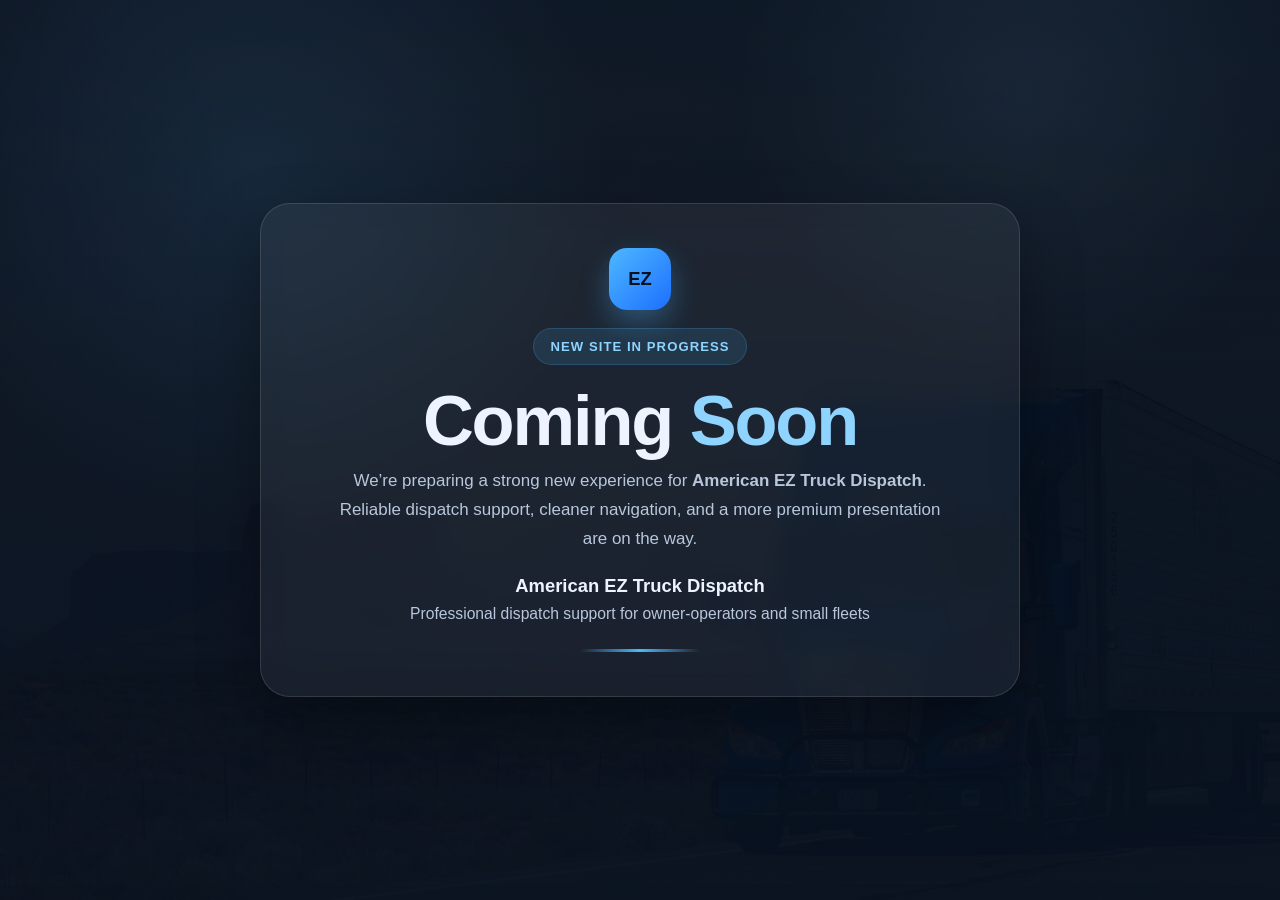
<file: main.html>
<!DOCTYPE html>
<html lang="en">
<head>
  <meta charset="UTF-8" />
  <meta name="viewport" content="width=device-width, initial-scale=1.0" />
  <title>American EZ Truck Dispatch — Coming Soon</title>
  <meta name="description" content="American EZ Truck Dispatch is launching soon." />
  <style>
    :root{
      --bg:#08111f;
      --bg2:#0d1a2d;
      --accent:#4db8ff;
      --accent2:#8fd3ff;
      --text:#eef4ff;
      --muted:#b9c7dc;
      --line:rgba(255,255,255,0.12);
    }

    *{box-sizing:border-box}
    body{
      margin:0;
      min-height:100vh;
      display:flex;
      align-items:center;
      justify-content:center;
      padding:24px;
      font-family:Inter, Arial, sans-serif;
      color:var(--text);
      background:
        radial-gradient(circle at 20% 20%, rgba(77,184,255,0.18), transparent 28%),
        radial-gradient(circle at 80% 10%, rgba(143,211,255,0.12), transparent 22%),
        linear-gradient(180deg, #07101d 0%, #08111f 50%, #0a1524 100%);
      overflow:hidden;
    }

    body::before{
      content:"";
      position:fixed;
      inset:0;
      background:
        linear-gradient(rgba(5,12,22,0.62), rgba(5,12,22,0.72)),
        url("/assets/images/truck-hero.jpg") center center / cover no-repeat;
      opacity:.22;
      transform:scale(1.06);
      animation:slowMove 28s ease-in-out infinite alternate;
      z-index:-2;
    }

    body::after{
      content:"";
      position:fixed;
      inset:0;
      background:linear-gradient(to bottom, rgba(8,17,31,.28), rgba(8,17,31,.58));
      z-index:-1;
    }

    @keyframes slowMove{
      0%{transform:scale(1.06) translateX(0) translateY(0)}
      100%{transform:scale(1.11) translateX(1.2%) translateY(.8%)}
    }

    .card{
      width:min(760px, 100%);
      background:rgba(255,255,255,0.06);
      border:1px solid var(--line);
      border-radius:30px;
      padding:44px 32px;
      text-align:center;
      backdrop-filter:blur(12px);
      -webkit-backdrop-filter:blur(12px);
      box-shadow:0 24px 60px rgba(0,0,0,.35);
    }

    .badge{
      display:inline-flex;
      align-items:center;
      gap:10px;
      padding:10px 16px;
      border-radius:999px;
      background:rgba(77,184,255,0.12);
      border:1px solid rgba(77,184,255,0.2);
      color:var(--accent2);
      font-size:.82rem;
      font-weight:800;
      letter-spacing:.08em;
      text-transform:uppercase;
      margin-bottom:20px;
    }

    .logo{
      width:62px;
      height:62px;
      margin:0 auto 18px;
      border-radius:18px;
      display:grid;
      place-items:center;
      font-weight:900;
      font-size:1.15rem;
      color:#06111f;
      background:linear-gradient(135deg, var(--accent), #1d6fff);
      box-shadow:0 12px 28px rgba(77,184,255,.32);
    }

    h1{
      margin:0 0 10px;
      font-size:clamp(2.3rem, 6vw, 4.4rem);
      line-height:1.03;
      letter-spacing:-.03em;
    }

    h1 span{
      color:var(--accent2);
    }

    p{
      margin:0 auto;
      max-width:620px;
      color:var(--muted);
      font-size:1.06rem;
      line-height:1.7;
    }

    .brand{
      margin-top:22px;
      font-size:1.15rem;
      font-weight:800;
      color:var(--text);
    }

    .sub{
      margin-top:8px;
      font-size:.98rem;
      color:var(--muted);
    }

    .line{
      width:120px;
      height:3px;
      margin:26px auto 0;
      border-radius:999px;
      background:linear-gradient(90deg, transparent, var(--accent), transparent);
    }

    @media (max-width:640px){
      .card{padding:34px 22px}
    }
  </style>
</head>
<body>
  <div class="card">
    <div class="logo">EZ</div>
    <div class="badge">New site in progress</div>

    <h1>Coming <span>Soon</span></h1>

    <p>
      We’re preparing a strong new experience for <strong>American EZ Truck Dispatch</strong>.
      Reliable dispatch support, cleaner navigation, and a more premium presentation are on the way.
    </p>

    <div class="brand">American EZ Truck Dispatch</div>
    <div class="sub">Professional dispatch support for owner-operators and small fleets</div>

    <div class="line"></div>
  </div>
</body>
</html>
</file>
<file: assets/css/style.css>
:root {
  --bg: #08111f;
  --bg-soft: #0d1a2d;
  --panel: rgba(255, 255, 255, 0.06);
  --panel-strong: rgba(255, 255, 255, 0.1);
  --text: #eef4ff;
  --muted: #b9c7dc;
  --line: rgba(255, 255, 255, 0.12);
  --accent: #4db8ff;
  --accent-2: #8fd3ff;
  --success: #29c77b;
  --shadow: 0 20px 50px rgba(0, 0, 0, 0.35);
  --radius: 22px;
  --max: 1180px;
}

* {
  box-sizing: border-box;
}

html {
  scroll-behavior: smooth;
}

body {
  margin: 0;
  font-family: Inter, Arial, Helvetica, sans-serif;
  background:
    radial-gradient(circle at 15% 20%, rgba(77, 184, 255, 0.18), transparent 28%),
    radial-gradient(circle at 85% 10%, rgba(143, 211, 255, 0.12), transparent 22%),
    linear-gradient(180deg, #07101d 0%, #08111f 45%, #0a1524 100%);
  color: var(--text);
  line-height: 1.55;
}

a {
  color: inherit;
  text-decoration: none;
}

img {
  max-width: 100%;
  display: block;
}

.container {
  width: min(var(--max), calc(100% - 32px));
  margin: 0 auto;
}

.topbar {
  position: sticky;
  top: 0;
  z-index: 50;
  backdrop-filter: blur(14px);
  background: rgba(8, 17, 31, 0.78);
  border-bottom: 1px solid rgba(255, 255, 255, 0.08);
}

.nav {
  display: flex;
  align-items: center;
  justify-content: space-between;
  gap: 20px;
  min-height: 78px;
}

.brand {
  display: flex;
  align-items: center;
  gap: 12px;
  font-weight: 800;
  letter-spacing: 0.3px;
}

.brand-mark {
  width: 42px;
  height: 42px;
  border-radius: 14px;
  display: grid;
  place-items: center;
  background: linear-gradient(135deg, var(--accent), #1d6fff);
  color: #06111f;
  font-weight: 900;
  box-shadow: 0 10px 24px rgba(77, 184, 255, 0.35);
}

.nav-links {
  display: flex;
  align-items: center;
  gap: 22px;
  flex-wrap: wrap;
}

.nav-links a {
  color: var(--muted);
  font-size: 0.97rem;
  transition: 0.25s ease;
}

.nav-links a:hover {
  color: var(--text);
}

.nav-cta {
  display: inline-flex;
  align-items: center;
  justify-content: center;
  padding: 12px 18px;
  border-radius: 14px;
  background: linear-gradient(135deg, var(--accent), #66c8ff);
  color: #06111f;
  font-weight: 800;
  box-shadow: 0 10px 24px rgba(77, 184, 255, 0.28);
}

.hero {
  padding: 72px 0 44px;
}

.hero-grid {
  display: grid;
  grid-template-columns: 1.1fr 0.9fr;
  gap: 34px;
  align-items: center;
}

.eyebrow {
  display: inline-flex;
  padding: 10px 14px;
  border-radius: 999px;
  background: rgba(77, 184, 255, 0.12);
  border: 1px solid rgba(77, 184, 255, 0.18);
  color: var(--accent-2);
  font-size: 0.83rem;
  font-weight: 700;
  letter-spacing: 0.08em;
  text-transform: uppercase;
}

h1 {
  margin: 18px 0 14px;
  font-size: clamp(2.5rem, 5vw, 4.7rem);
  line-height: 1.04;
  letter-spacing: -0.03em;
}

.hero p.lead {
  max-width: 720px;
  font-size: 1.1rem;
  color: var(--muted);
  margin: 0 0 26px;
}

.hero-actions {
  display: flex;
  gap: 14px;
  flex-wrap: wrap;
  margin-bottom: 26px;
}

.btn {
  display: inline-flex;
  align-items: center;
  justify-content: center;
  min-height: 52px;
  padding: 0 22px;
  border-radius: 16px;
  font-weight: 800;
  border: none;
  cursor: pointer;
  transition: transform 0.22s ease, box-shadow 0.22s ease, background 0.22s ease;
}

.btn:hover {
  transform: translateY(-2px);
}

.btn-primary {
  background: linear-gradient(135deg, var(--accent), #80d4ff);
  color: #06111f;
  box-shadow: 0 14px 28px rgba(77, 184, 255, 0.24);
}

.btn-secondary {
  background: rgba(255, 255, 255, 0.05);
  border: 1px solid rgba(255, 255, 255, 0.12);
  color: var(--text);
}

.submit-btn {
  width: 100%;
}

.hero-stats {
  display: grid;
  grid-template-columns: repeat(3, 1fr);
  gap: 14px;
  margin-top: 18px;
}

.stat {
  background: rgba(255, 255, 255, 0.05);
  border: 1px solid rgba(255, 255, 255, 0.08);
  border-radius: 20px;
  padding: 18px;
  box-shadow: var(--shadow);
}

.stat strong {
  display: block;
  font-size: 1.1rem;
  margin-bottom: 6px;
}

.stat span {
  color: var(--muted);
  font-size: 0.95rem;
}

.hero-panel {
  position: relative;
  background: linear-gradient(180deg, rgba(255, 255, 255, 0.09), rgba(255, 255, 255, 0.04));
  border: 1px solid rgba(255, 255, 255, 0.12);
  border-radius: 30px;
  padding: 22px;
  box-shadow: var(--shadow);
  overflow: hidden;
}

.hero-panel::before {
  content: "";
  position: absolute;
  inset: auto -40px -40px auto;
  width: 180px;
  height: 180px;
  border-radius: 50%;
  background: rgba(77, 184, 255, 0.18);
  filter: blur(12px);
}

.mini-tag {
  display: inline-flex;
  padding: 7px 10px;
  border-radius: 999px;
  background: rgba(41, 199, 123, 0.14);
  color: #8df5c1;
  font-size: 0.78rem;
  font-weight: 700;
  letter-spacing: 0.04em;
  text-transform: uppercase;
}

.panel-card {
  margin-top: 16px;
  background: rgba(7, 15, 27, 0.68);
  border: 1px solid rgba(255, 255, 255, 0.08);
  border-radius: 22px;
  padding: 18px;
}

.panel-card h3 {
  margin: 0 0 10px;
}

.panel-card p {
  margin: 0;
  color: var(--muted);
}

.section {
  padding: 42px 0;
}

.section-head {
  max-width: 720px;
  margin-bottom: 22px;
}

.section-kicker {
  color: var(--accent-2);
  text-transform: uppercase;
  letter-spacing: 0.1em;
  font-size: 0.8rem;
  font-weight: 800;
  margin-bottom: 10px;
}

h2 {
  font-size: clamp(1.8rem, 3vw, 3rem);
  line-height: 1.12;
  margin: 0 0 12px;
}

.section-desc {
  color: var(--muted);
  margin: 0;
  font-size: 1.04rem;
}

.cards-4,
.steps,
.reviews {
  display: grid;
  gap: 18px;
}

.cards-4 {
  grid-template-columns: repeat(4, 1fr);
}

.steps {
  grid-template-columns: repeat(3, 1fr);
}

.reviews {
  grid-template-columns: repeat(3, 1fr);
}

.card {
  background: rgba(255, 255, 255, 0.05);
  border: 1px solid rgba(255, 255, 255, 0.08);
  border-radius: var(--radius);
  padding: 24px;
  box-shadow: var(--shadow);
  position: relative;
  overflow: hidden;
}

.card::after {
  content: "";
  position: absolute;
  inset: 0 auto auto 0;
  width: 100%;
  height: 1px;
  background: linear-gradient(90deg, rgba(77, 184, 255, 0.5), transparent 60%);
}

.card h3 {
  margin: 0 0 10px;
  font-size: 1.2rem;
}

.card p {
  margin: 0;
  color: var(--muted);
}

.icon-box {
  width: 48px;
  height: 48px;
  border-radius: 16px;
  display: grid;
  place-items: center;
  background: rgba(77, 184, 255, 0.14);
  color: var(--accent-2);
  font-weight: 900;
  margin-bottom: 18px;
}

.split {
  display: grid;
  grid-template-columns: 1.06fr 0.94fr;
  gap: 20px;
  align-items: stretch;
}

.image-card {
  overflow: hidden;
  border-radius: 28px;
  border: 1px solid rgba(255, 255, 255, 0.08);
  background: linear-gradient(135deg, rgba(255, 255, 255, 0.07), rgba(255, 255, 255, 0.03));
  box-shadow: var(--shadow);
  min-height: 340px;
}

.image-card img {
  width: 100%;
  height: 100%;
  object-fit: cover;
}

.why-card {
  display: flex;
  flex-direction: column;
  justify-content: center;
}

.check-list {
  display: grid;
  gap: 12px;
  margin-top: 18px;
}

.check-item {
  display: flex;
  gap: 12px;
  align-items: flex-start;
  padding: 14px 16px;
  background: rgba(255, 255, 255, 0.04);
  border: 1px solid rgba(255, 255, 255, 0.08);
  border-radius: 18px;
}

.check-item p {
  margin-top: 6px;
}

.check {
  width: 24px;
  height: 24px;
  border-radius: 50%;
  display: grid;
  place-items: center;
  background: rgba(41, 199, 123, 0.18);
  color: #92f3c6;
  font-size: 0.9rem;
  flex: 0 0 24px;
}

.trust-band {
  margin-top: 10px;
  display: grid;
  grid-template-columns: repeat(4, 1fr);
  gap: 14px;
}

.trust-pill {
  text-align: center;
  padding: 14px;
  border-radius: 18px;
  background: rgba(255, 255, 255, 0.04);
  border: 1px solid rgba(255, 255, 255, 0.08);
  color: var(--muted);
  font-weight: 700;
}

.step-number {
  display: inline-flex;
  width: 42px;
  height: 42px;
  border-radius: 14px;
  align-items: center;
  justify-content: center;
  background: rgba(77, 184, 255, 0.15);
  color: var(--accent-2);
  font-weight: 900;
  margin-bottom: 16px;
}

.contact-grid {
  display: grid;
  grid-template-columns: 1fr 1fr;
  gap: 20px;
}

.contact-box {
  background: rgba(255, 255, 255, 0.05);
  border: 1px solid rgba(255, 255, 255, 0.09);
  border-radius: 28px;
  padding: 28px;
  box-shadow: var(--shadow);
}

.contact-agent-card {
  display: flex;
  gap: 18px;
  align-items: center;
}

.contact-agent-photo {
  width: 120px;
  height: 120px;
  border-radius: 22px;
  overflow: hidden;
  flex-shrink: 0;
  border: 1px solid rgba(255, 255, 255, 0.08);
}

.contact-agent-photo img {
  width: 100%;
  height: 100%;
  object-fit: cover;
}

.contact-list {
  display: grid;
  gap: 14px;
  margin-top: 20px;
}

.contact-item {
  padding: 15px 18px;
  border-radius: 18px;
  background: rgba(255, 255, 255, 0.04);
  border: 1px solid rgba(255, 255, 255, 0.08);
}

.contact-item span {
  display: block;
  color: var(--accent-2);
  font-size: 0.82rem;
  text-transform: uppercase;
  letter-spacing: 0.08em;
  font-weight: 700;
  margin-bottom: 6px;
}

.contact-item p {
  margin: 0;
  color: var(--text);
}

.contact-actions {
  margin-top: 22px;
  margin-bottom: 0;
}

form {
  display: grid;
  gap: 14px;
  margin-top: 20px;
}

input,
select,
textarea {
  width: 100%;
  border: 1px solid rgba(255, 255, 255, 0.1);
  background: rgba(7, 15, 27, 0.7);
  color: var(--text);
  border-radius: 16px;
  padding: 15px 16px;
  font: inherit;
  outline: none;
}

textarea {
  min-height: 120px;
  resize: vertical;
}

input::placeholder,
textarea::placeholder {
  color: #8fa1bc;
}

.form-row {
  display: grid;
  grid-template-columns: repeat(2, 1fr);
  gap: 14px;
}

footer {
  padding: 34px 0 54px;
  color: #97a7bf;
  text-align: center;
  font-size: 0.95rem;
}

@media (max-width: 1100px) {
  .hero-grid,
  .split,
  .contact-grid,
  .cards-4 {
    grid-template-columns: 1fr 1fr;
  }

  .steps,
  .reviews,
  .trust-band {
    grid-template-columns: repeat(2, 1fr);
  }
}

@media (max-width: 820px) {
  .nav {
    flex-wrap: wrap;
    padding: 14px 0;
  }

  .nav-links {
    width: 100%;
    justify-content: center;
  }

  .hero-grid,
  .split,
  .contact-grid,
  .cards-4,
  .steps,
  .reviews,
  .trust-band,
  .form-row,
  .hero-stats {
    grid-template-columns: 1fr;
  }

  .hero {
    padding-top: 46px;
  }

  .contact-agent-card {
    flex-direction: column;
    align-items: flex-start;
  }
}
</file>
